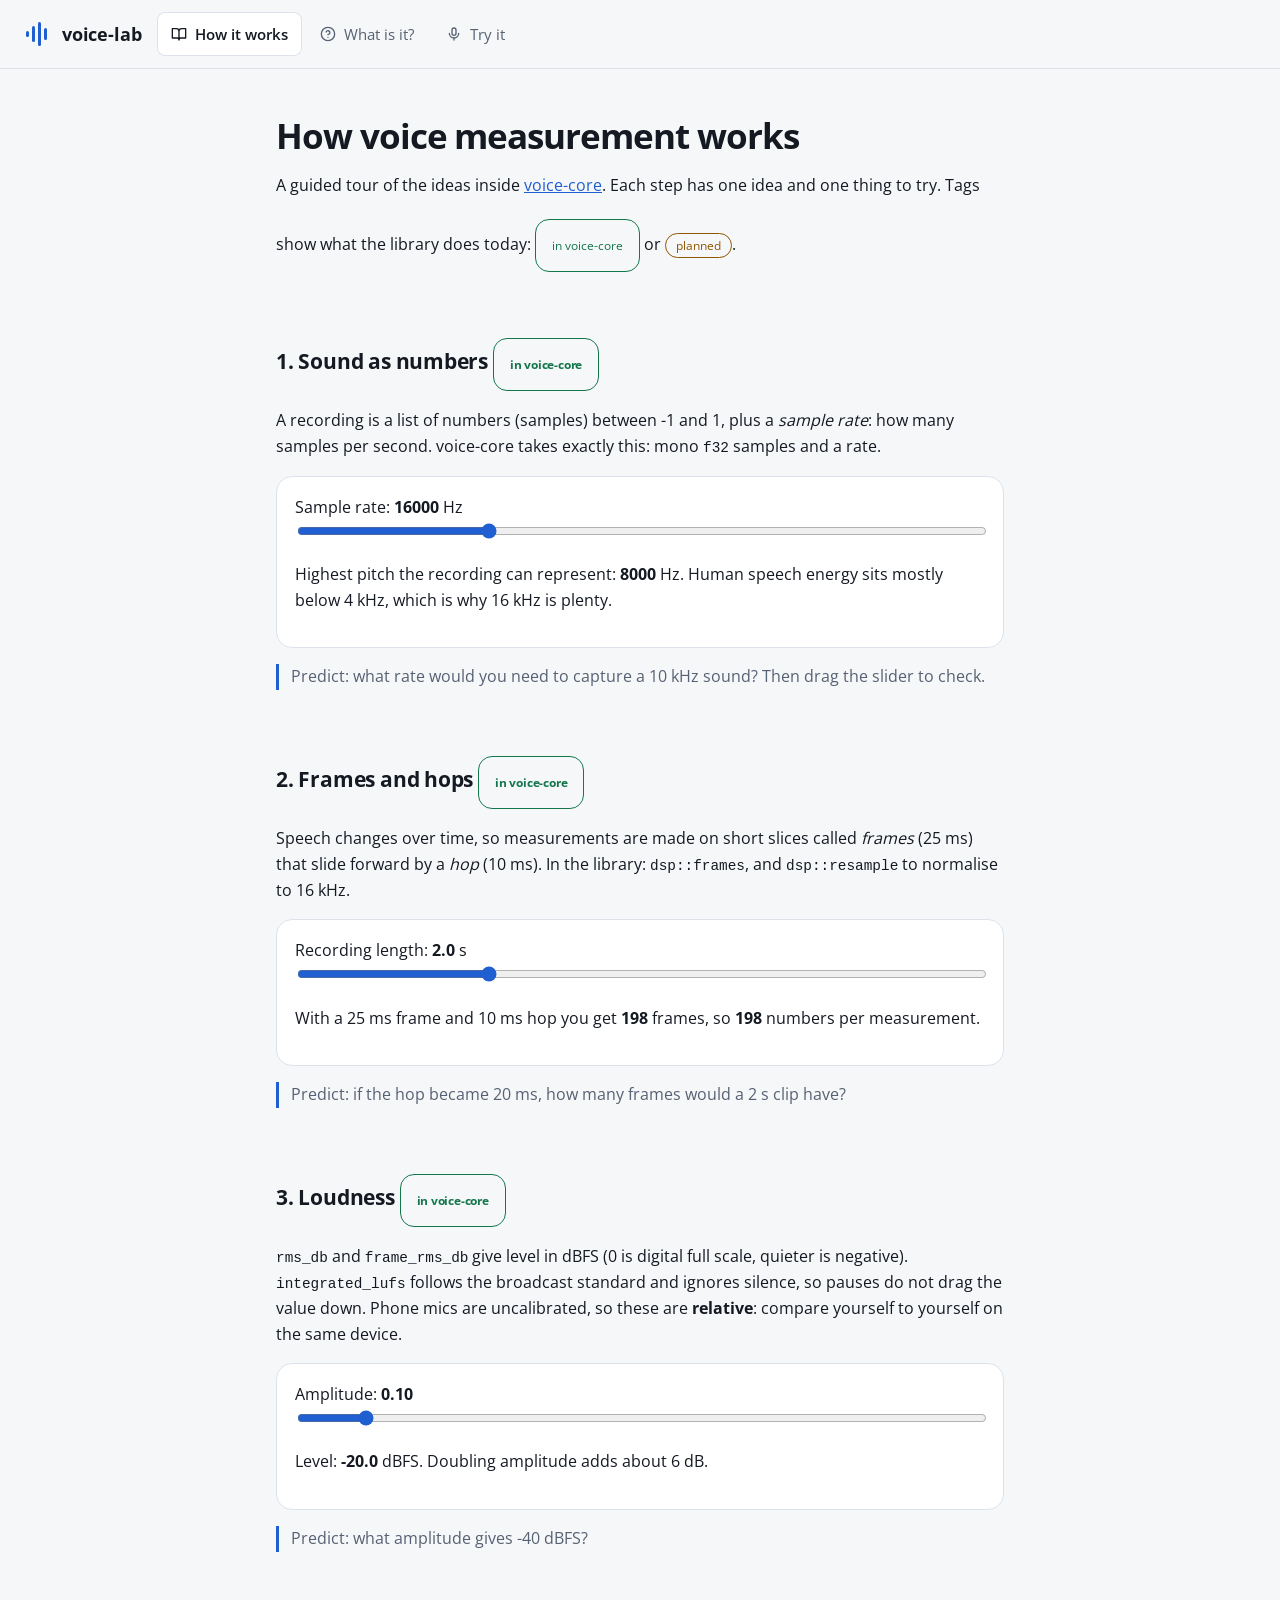
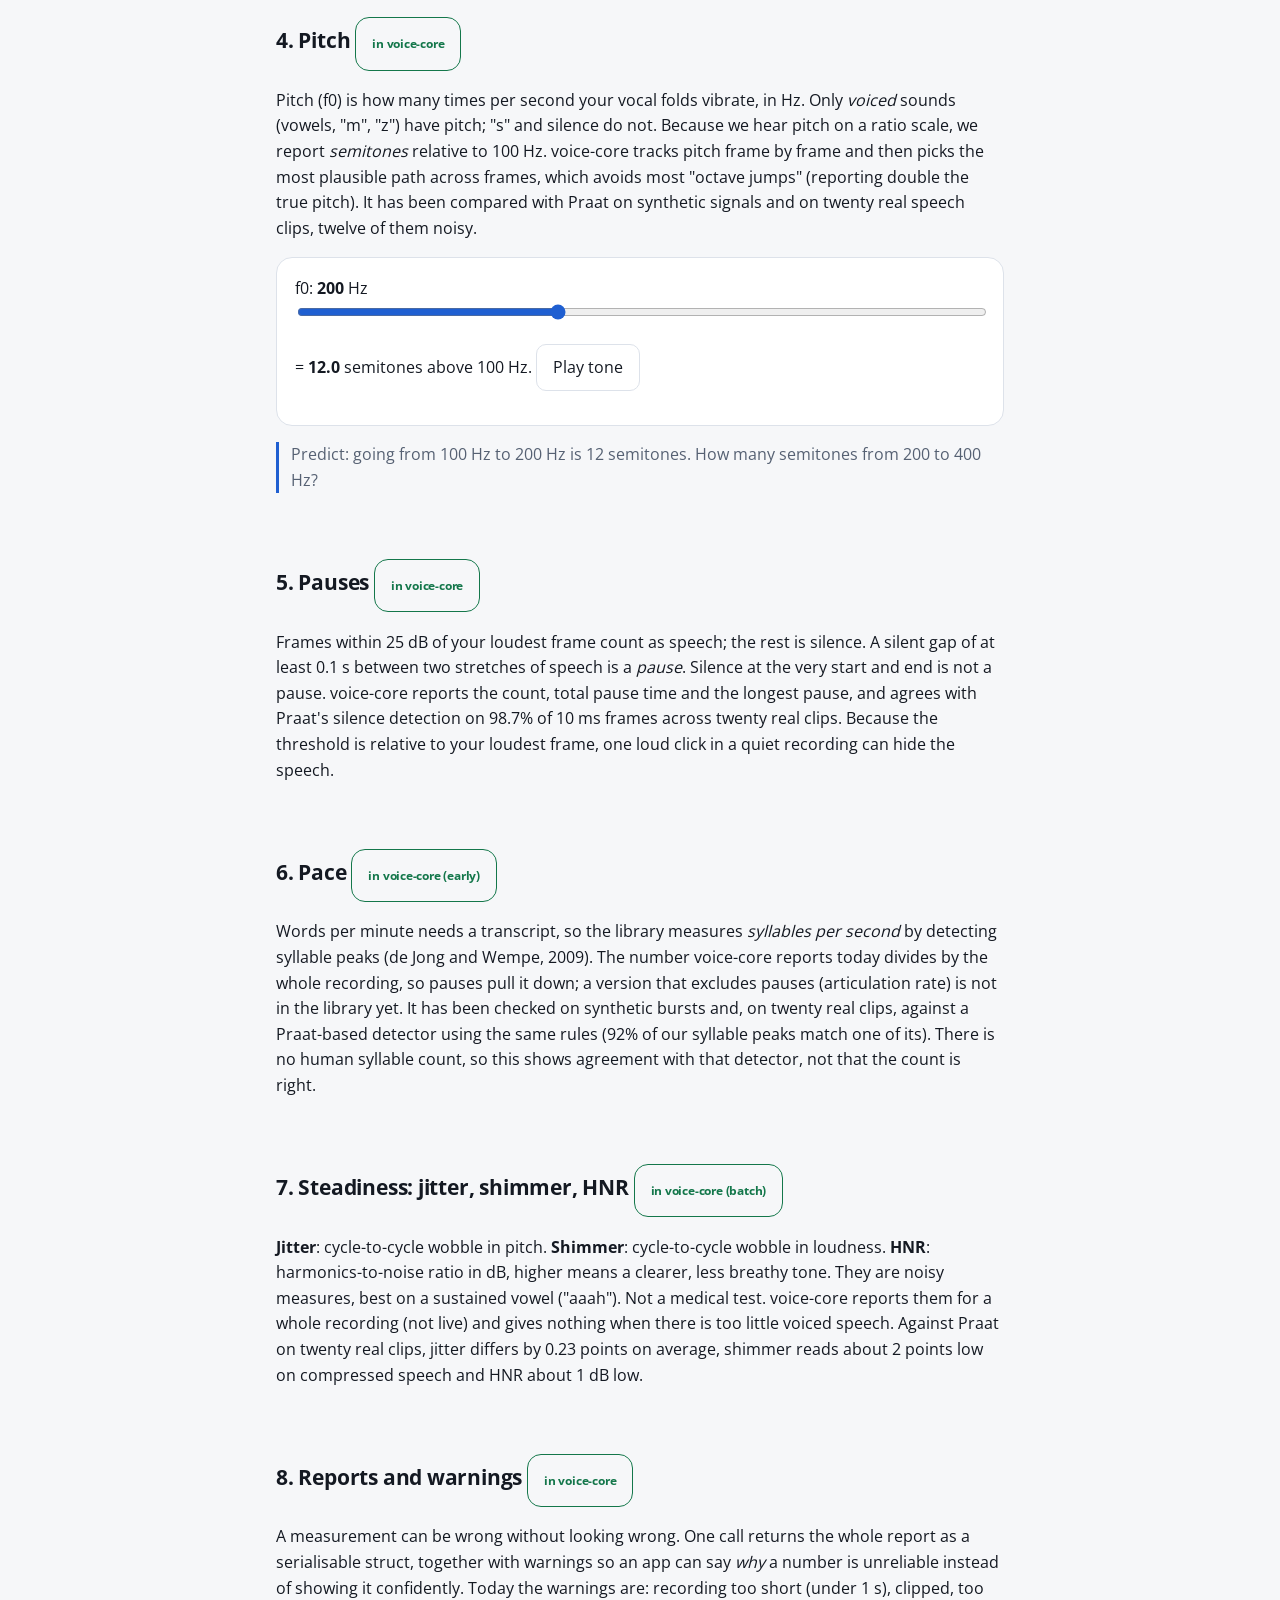
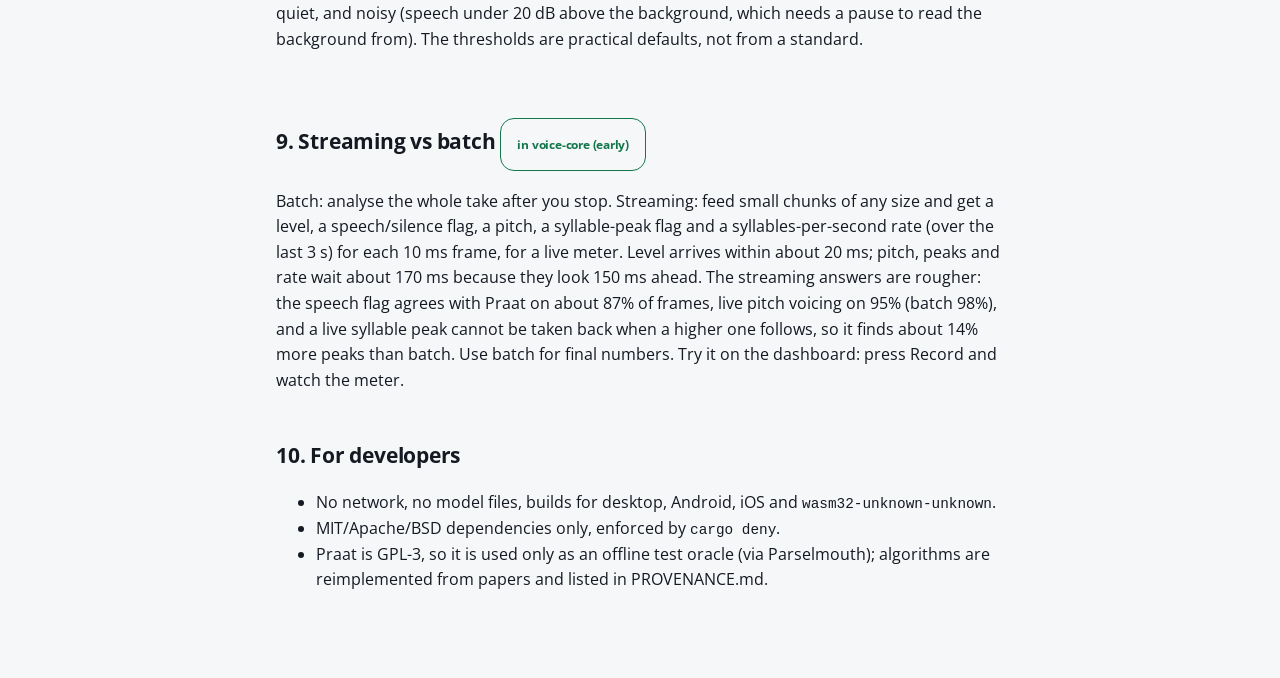
<file: index.html>
<!doctype html><html lang="en"><head><meta charset="utf-8"><meta name="viewport" content="width=device-width,initial-scale=1"><title>voice-lab: how it works</title><link rel="stylesheet" href="style.css?v=5"></head><body><header class="top"><a class="brand" href="index.html"><svg viewBox="0 0 28 28" width="28" height="28" aria-hidden="true"><rect x="2" y="11" width="3" height="6" rx="1.5"/><rect x="8" y="6" width="3" height="16" rx="1.5"/><rect x="14" y="2" width="3" height="24" rx="1.5"/><rect x="20" y="8" width="3" height="12" rx="1.5"/></svg>voice-lab</a><nav aria-label="Primary"><a href="index.html" aria-current="page"><svg class="i" viewBox="0 0 24 24" aria-hidden="true"><path d="M2 4h6a4 4 0 0 1 4 4v13a3 3 0 0 0-3-3H2zM22 4h-6a4 4 0 0 0-4 4v13a3 3 0 0 1 3-3h7z"/></svg>How it works</a><a href="pamphlet.html"><svg class="i" viewBox="0 0 24 24" aria-hidden="true"><circle cx="12" cy="12" r="10"/><path d="M9.1 9a3 3 0 0 1 5.8 1c0 2-3 3-3 3M12 17h.01"/></svg>What is it?</a><a href="dashboard.html"><svg class="i" viewBox="0 0 24 24" aria-hidden="true"><rect x="9" y="3" width="6" height="11" rx="3"/><path d="M5 11a7 7 0 0 0 14 0M12 18v3"/></svg>Try it</a></nav></header><main>
<h1>How voice measurement works</h1>
<p>A guided tour of the ideas inside <a href="https://github.com/aunai-org/voice-core">voice-core</a>. Each step has one idea and one thing to try. Tags show what the library does today: <span class="tag live">in voice-core</span> or <span class="tag soon">planned</span>.</p>

<h2>1. Sound as numbers <span class="tag live">in voice-core</span></h2>
<p>A recording is a list of numbers (samples) between -1 and 1, plus a <em>sample rate</em>: how many samples per second. voice-core takes exactly this: mono <code>f32</code> samples and a rate.</p>
<div class="card"><label>Sample rate: <b id="srv">16000</b> Hz<input id="sr" type="range" min="4000" max="48000" step="1000" value="16000"></label>
<p>Highest pitch the recording can represent: <b id="nyq">8000</b> Hz. Human speech energy sits mostly below 4 kHz, which is why 16 kHz is plenty.</p></div>
<p class="try">Predict: what rate would you need to capture a 10 kHz sound? Then drag the slider to check.</p>

<h2>2. Frames and hops <span class="tag live">in voice-core</span></h2>
<p>Speech changes over time, so measurements are made on short slices called <em>frames</em> (25 ms) that slide forward by a <em>hop</em> (10 ms). In the library: <code>dsp::frames</code>, and <code>dsp::resample</code> to normalise to 16 kHz.</p>
<div class="card"><label>Recording length: <b id="lenv">2.0</b> s<input id="len" type="range" min="5" max="60" value="20"></label>
<p>With a 25 ms frame and 10 ms hop you get <b id="nfr">198</b> frames, so <b id="nfr2">198</b> numbers per measurement.</p></div>
<p class="try">Predict: if the hop became 20 ms, how many frames would a 2 s clip have?</p>

<h2>3. Loudness <span class="tag live">in voice-core</span></h2>
<p><code>rms_db</code> and <code>frame_rms_db</code> give level in dBFS (0 is digital full scale, quieter is negative). <code>integrated_lufs</code> follows the broadcast standard and ignores silence, so pauses do not drag the value down. Phone mics are uncalibrated, so these are <strong>relative</strong>: compare yourself to yourself on the same device.</p>
<div class="card"><label>Amplitude: <b id="ampv">0.10</b><input id="amp" type="range" min="1" max="100" value="10"></label>
<p>Level: <b id="db">-20.0</b> dBFS. Doubling amplitude adds about 6 dB.</p></div>
<p class="try">Predict: what amplitude gives -40 dBFS?</p>

<h2>4. Pitch <span class="tag live">in voice-core</span></h2>
<p>Pitch (f0) is how many times per second your vocal folds vibrate, in Hz. Only <em>voiced</em> sounds (vowels, "m", "z") have pitch; "s" and silence do not. Because we hear pitch on a ratio scale, we report <em>semitones</em> relative to 100 Hz. voice-core tracks pitch frame by frame and then picks the most plausible path across frames, which avoids most "octave jumps" (reporting double the true pitch). It has been compared with Praat on synthetic signals and on twenty real speech clips, twelve of them noisy.</p>
<div class="card"><label>f0: <b id="f0v">200</b> Hz<input id="f0" type="range" min="80" max="400" value="200"></label>
<p>= <b id="st">12.0</b> semitones above 100 Hz. <button id="play">Play tone</button></p></div>
<p class="try">Predict: going from 100 Hz to 200 Hz is 12 semitones. How many semitones from 200 to 400 Hz?</p>

<h2>5. Pauses <span class="tag live">in voice-core</span></h2>
<p>Frames within 25 dB of your loudest frame count as speech; the rest is silence. A silent gap of at least 0.1 s between two stretches of speech is a <em>pause</em>. Silence at the very start and end is not a pause. voice-core reports the count, total pause time and the longest pause, and agrees with Praat's silence detection on 98.7% of 10 ms frames across twenty real clips. Because the threshold is relative to your loudest frame, one loud click in a quiet recording can hide the speech.</p>

<h2>6. Pace <span class="tag live">in voice-core (early)</span></h2>
<p>Words per minute needs a transcript, so the library measures <em>syllables per second</em> by detecting syllable peaks (de Jong and Wempe, 2009). The number voice-core reports today divides by the whole recording, so pauses pull it down; a version that excludes pauses (articulation rate) is not in the library yet. It has been checked on synthetic bursts and, on twenty real clips, against a Praat-based detector using the same rules (92% of our syllable peaks match one of its). There is no human syllable count, so this shows agreement with that detector, not that the count is right.</p>

<h2>7. Steadiness: jitter, shimmer, HNR <span class="tag live">in voice-core (batch)</span></h2>
<p><strong>Jitter</strong>: cycle-to-cycle wobble in pitch. <strong>Shimmer</strong>: cycle-to-cycle wobble in loudness. <strong>HNR</strong>: harmonics-to-noise ratio in dB, higher means a clearer, less breathy tone. They are noisy measures, best on a sustained vowel ("aaah"). Not a medical test. voice-core reports them for a whole recording (not live) and gives nothing when there is too little voiced speech. Against Praat on twenty real clips, jitter differs by 0.23 points on average, shimmer reads about 2 points low on compressed speech and HNR about 1 dB low.</p>

<h2>8. Reports and warnings <span class="tag live">in voice-core</span></h2>
<p>A measurement can be wrong without looking wrong. One call returns the whole report as a serialisable struct, together with warnings so an app can say <em>why</em> a number is unreliable instead of showing it confidently. Today the warnings are: recording too short (under 1 s), clipped, too quiet, and noisy (speech under 20 dB above the background, which needs a pause to read the background from). The thresholds are practical defaults, not from a standard.</p>

<h2>9. Streaming vs batch <span class="tag live">in voice-core (early)</span></h2>
<p>Batch: analyse the whole take after you stop. Streaming: feed small chunks of any size and get a level, a speech/silence flag, a pitch, a syllable-peak flag and a syllables-per-second rate (over the last 3 s) for each 10 ms frame, for a live meter. Level arrives within about 20 ms; pitch, peaks and rate wait about 170 ms because they look 150 ms ahead. The streaming answers are rougher: the speech flag agrees with Praat on about 87% of frames, live pitch voicing on 95% (batch 98%), and a live syllable peak cannot be taken back when a higher one follows, so it finds about 14% more peaks than batch. Use batch for final numbers. Try it on the dashboard: press Record and watch the meter.</p>

<h2>10. For developers</h2>
<ul><li>No network, no model files, builds for desktop, Android, iOS and <code>wasm32-unknown-unknown</code>.</li>
<li>MIT/Apache/BSD dependencies only, enforced by <code>cargo deny</code>.</li>
<li>Praat is GPL-3, so it is used only as an offline test oracle (via Parselmouth); algorithms are reimplemented from papers and listed in PROVENANCE.md.</li></ul>
</main>
<script>
const $=i=>document.getElementById(i);
$('sr').oninput=e=>{$('srv').textContent=e.target.value;$('nyq').textContent=e.target.value/2};
$('len').oninput=e=>{const s=e.target.value/10;$('lenv').textContent=s.toFixed(1);const n=Math.floor((s*1000-25)/10)+1;$('nfr').textContent=n;$('nfr2').textContent=n};
$('amp').oninput=e=>{const a=e.target.value/100;$('ampv').textContent=a.toFixed(2);$('db').textContent=(20*Math.log10(a)).toFixed(1)};
$('f0').oninput=e=>{const f=+e.target.value;$('f0v').textContent=f;$('st').textContent=(12*Math.log2(f/100)).toFixed(1)};
$('play').onclick=()=>{const c=new (window.AudioContext||webkitAudioContext)(),o=c.createOscillator(),g=c.createGain();o.frequency.value=+$('f0').value;g.gain.value=.1;o.connect(g).connect(c.destination);o.start();o.stop(c.currentTime+.8)};
</script></body></html>
</file>
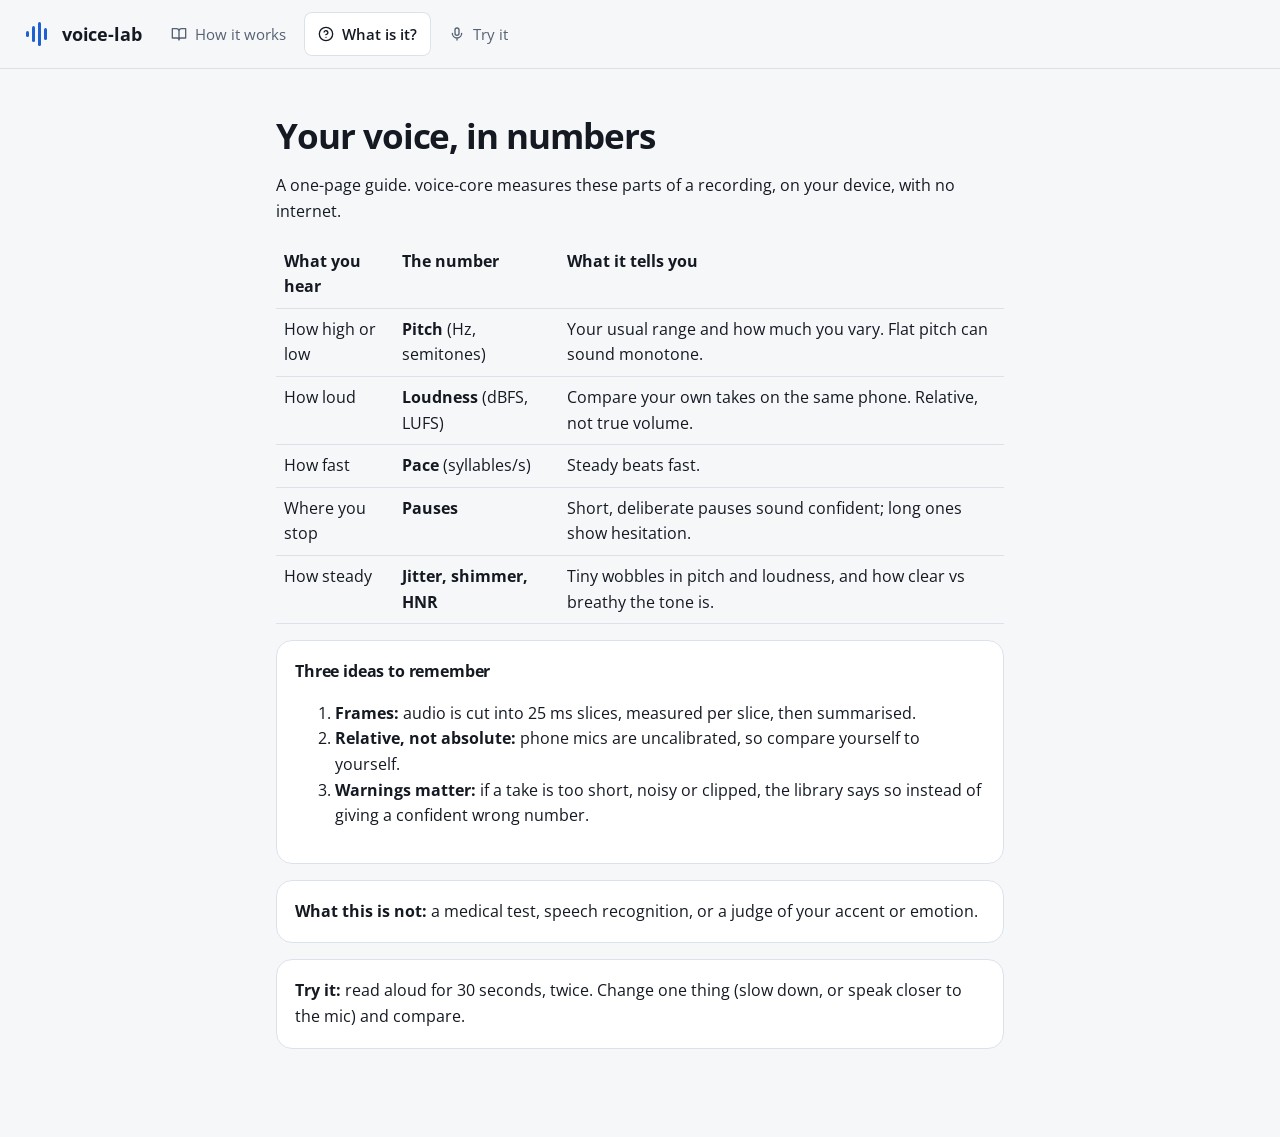
<file: pamphlet.html>
<!doctype html><html lang="en"><head><meta charset="utf-8"><meta name="viewport" content="width=device-width,initial-scale=1"><title>voice-lab: what is it?</title><link rel="stylesheet" href="style.css?v=5"></head><body><header class="top"><a class="brand" href="index.html"><svg viewBox="0 0 28 28" width="28" height="28" aria-hidden="true"><rect x="2" y="11" width="3" height="6" rx="1.5"/><rect x="8" y="6" width="3" height="16" rx="1.5"/><rect x="14" y="2" width="3" height="24" rx="1.5"/><rect x="20" y="8" width="3" height="12" rx="1.5"/></svg>voice-lab</a><nav aria-label="Primary"><a href="index.html"><svg class="i" viewBox="0 0 24 24" aria-hidden="true"><path d="M2 4h6a4 4 0 0 1 4 4v13a3 3 0 0 0-3-3H2zM22 4h-6a4 4 0 0 0-4 4v13a3 3 0 0 1 3-3h7z"/></svg>How it works</a><a href="pamphlet.html" aria-current="page"><svg class="i" viewBox="0 0 24 24" aria-hidden="true"><circle cx="12" cy="12" r="10"/><path d="M9.1 9a3 3 0 0 1 5.8 1c0 2-3 3-3 3M12 17h.01"/></svg>What is it?</a><a href="dashboard.html"><svg class="i" viewBox="0 0 24 24" aria-hidden="true"><rect x="9" y="3" width="6" height="11" rx="3"/><path d="M5 11a7 7 0 0 0 14 0M12 18v3"/></svg>Try it</a></nav></header><main>
<h1>Your voice, in numbers</h1><p>A one-page guide. voice-core measures these parts of a recording, on your device, with no internet.</p>
<table><tr><th>What you hear</th><th>The number</th><th>What it tells you</th></tr>
<tr><td>How high or low</td><td><b>Pitch</b> (Hz, semitones)</td><td>Your usual range and how much you vary. Flat pitch can sound monotone.</td></tr>
<tr><td>How loud</td><td><b>Loudness</b> (dBFS, LUFS)</td><td>Compare your own takes on the same phone. Relative, not true volume.</td></tr>
<tr><td>How fast</td><td><b>Pace</b> (syllables/s)</td><td>Steady beats fast.</td></tr>
<tr><td>Where you stop</td><td><b>Pauses</b></td><td>Short, deliberate pauses sound confident; long ones show hesitation.</td></tr>
<tr><td>How steady</td><td><b>Jitter, shimmer, HNR</b></td><td>Tiny wobbles in pitch and loudness, and how clear vs breathy the tone is.</td></tr></table>
<div class="card"><h2 style="margin-top:0">Three ideas to remember</h2><ol><li><b>Frames:</b> audio is cut into 25 ms slices, measured per slice, then summarised.</li><li><b>Relative, not absolute:</b> phone mics are uncalibrated, so compare yourself to yourself.</li><li><b>Warnings matter:</b> if a take is too short, noisy or clipped, the library says so instead of giving a confident wrong number.</li></ol></div>
<div class="card"><b>What this is not:</b> a medical test, speech recognition, or a judge of your accent or emotion.</div>
<div class="card"><b>Try it:</b> read aloud for 30 seconds, twice. Change one thing (slow down, or speak closer to the mic) and compare.</div>
</main></body></html>
</file>
<file: style.css>
@font-face{font-family:"Open Sans";font-weight:400;font-display:swap;src:url(fonts/open-sans-400.woff2) format("woff2")}
@font-face{font-family:"Open Sans";font-weight:500;font-display:swap;src:url(fonts/open-sans-500.woff2) format("woff2")}
@font-face{font-family:"Open Sans";font-weight:600;font-display:swap;src:url(fonts/open-sans-600.woff2) format("woff2")}
@font-face{font-family:"Open Sans";font-weight:700;font-display:swap;src:url(fonts/open-sans-700.woff2) format("woff2")}
:root{color-scheme:dark;--bg:#0a0d12;--fg:#e8edf4;--mut:#9aa6b8;--card:#11161e;--line:#1e2632;--acc:#6aa3ff;--ok:#4cc58a;--warn:#e0a040;--rec:#c93a3f;--on-acc:#06101f;--ink:#0a0d12}
@media(prefers-color-scheme:light){:root{color-scheme:light;--bg:#f6f7f9;--fg:#141922;--mut:#566173;--card:#fff;--line:#dde2ea;--acc:#1f5fd1;--ok:#14774b;--warn:#8f5700;--rec:#c93a3f;--on-acc:#fff;--ink:#fff}}
audio{width:100%;display:block}
*{box-sizing:border-box}
body{margin:0;background:var(--bg);color:var(--fg);font:16px/1.6 "Open Sans",system-ui,-apple-system,"Segoe UI",sans-serif}
main{max-width:760px;margin:0 auto;padding:32px 16px 72px}
a{color:var(--acc)}
:focus-visible{outline:2px solid var(--acc);outline-offset:2px}

nav{display:flex;gap:4px;flex-wrap:wrap;padding:12px 16px;border-bottom:1px solid var(--line)}
nav a{display:inline-flex;align-items:center;gap:8px;padding:10px 14px;border-radius:8px;color:var(--mut);text-decoration:none;font-size:.95rem}
nav a:hover{color:var(--fg)}
nav a[aria-current=page]{background:var(--card);color:var(--fg);font-weight:600;box-shadow:inset 0 0 0 1px var(--line)}
.i{width:1em;height:1em;flex:none;fill:none;stroke:currentColor;stroke-width:2;stroke-linecap:round;stroke-linejoin:round}
nav .i{width:16px;height:16px}

h1{font-size:2.2rem;line-height:1.15;letter-spacing:-.03em;margin:.4em 0 .5em}
h2{margin-top:2.2em;font-size:1.3rem;letter-spacing:-.01em}
.card{background:var(--card);border:1px solid var(--line);border-radius:16px;padding:18px;margin:16px 0}
.tag{display:inline-block;font-size:.75rem;padding:2px 10px;border-radius:99px;border:1px solid var(--line);color:var(--mut)}
.tag.live{color:var(--ok);border-color:var(--ok)}.tag.soon{color:var(--warn);border-color:var(--warn)}
.try{border-left:3px solid var(--acc);padding-left:12px;color:var(--mut)}
input[type=range]{width:100%;accent-color:var(--acc)}
code{font-family:ui-monospace,"SF Mono",Menlo,Consolas,monospace;font-size:.9em}

button{font:inherit;padding:10px 16px;border-radius:10px;border:1px solid var(--line);background:var(--card);color:var(--fg);cursor:pointer;display:inline-flex;align-items:center;justify-content:center;gap:10px}
button:disabled{opacity:.45;cursor:not-allowed}
button.primary{background:var(--acc);color:var(--on-acc);border-color:var(--acc);font-weight:600;min-height:52px;min-width:150px;padding:0 24px;border-radius:26px;font-size:1.05rem}
button.primary.recording{background:var(--rec);border-color:var(--rec);color:#fff;animation:rec-pulse 1.2s ease-out infinite}
@keyframes rec-pulse{0%{box-shadow:0 0 0 0 rgba(229,72,77,.55)}100%{box-shadow:0 0 0 16px rgba(229,72,77,0)}}
@media(prefers-reduced-motion:reduce){button.primary.recording{animation:none}}
.upload{display:inline-flex;align-items:center;gap:10px;min-height:52px;padding:0 20px;border-radius:26px;border:1px dashed var(--mut);cursor:pointer}
.upload input{max-width:210px}
.upload:has(input:disabled){opacity:.45}

canvas{width:100%;height:140px;background:var(--card);border:1px solid var(--line);border-radius:12px;display:block}
canvas.wave{height:72px;background:transparent;border:0}
table{border-collapse:collapse;width:100%}td,th{border-bottom:1px solid var(--line);padding:8px;text-align:left;vertical-align:top}

.tiles{display:grid;grid-template-columns:repeat(auto-fit,minmax(170px,1fr));gap:12px}
.tile{background:var(--card);border:1px solid var(--line);border-radius:14px;padding:14px 16px}
.tile small{display:flex;align-items:center;gap:8px;color:var(--mut);font-size:.8rem}
.tile small .i{width:16px;height:16px;color:var(--acc)}
.tile b{display:block;font:500 1.7rem/1.3 "Open Sans",system-ui,sans-serif;font-variant-numeric:tabular-nums;margin-top:4px}
.tile.off{opacity:.55}

#live{border-radius:16px}

@media print{header.top,.noprint{display:none}body{background:#fff;color:#000}.card{break-inside:avoid}}

/* header */
header.top{display:flex;flex-wrap:wrap;align-items:center;gap:8px 16px;padding:12px 24px;border-bottom:1px solid var(--line)}
header.top nav{border:0;padding:0;flex:1}
.brand{display:inline-flex;align-items:center;gap:10px;font-weight:700;font-size:1.1rem;letter-spacing:-.01em;color:var(--fg);text-decoration:none}
.brand svg{fill:var(--acc)}
header.top .tag{font-family:"Open Sans",system-ui,sans-serif;font-variant-numeric:tabular-nums}

/* dashboard layout */
main.wide{max-width:1040px;padding:32px 24px 72px}
.hl{color:var(--acc)}
.lead{max-width:680px;color:var(--mut);margin:0 0 24px}
details.card summary{cursor:pointer;color:var(--mut)}
details.card[open] summary{margin-bottom:8px}
.rec-card{padding:24px;border-radius:20px}
.controls{display:flex;flex-wrap:wrap;align-items:center;gap:12px 16px;margin:0}
.live{margin-top:20px;padding:16px;border-radius:14px;background:var(--bg);border:1px solid var(--line)}
.live p{margin:8px 0 0;font-family:"Open Sans",system-ui,sans-serif;font-variant-numeric:tabular-nums;font-size:.85rem;color:var(--mut)}
.live p.try{font-family:inherit}
.live b{color:var(--fg)}
.tiles{margin:20px 0}
.tiles.idle .tile{opacity:.45}
#warn{margin:0 0 20px;padding:12px 16px;border:1px solid var(--warn);border-radius:12px;color:var(--warn)}
#warn:empty{display:none}
.charts{display:grid;grid-template-columns:repeat(auto-fit,minmax(340px,1fr));gap:20px;margin-bottom:20px}
.charts .card{margin:0}
.card h2{margin:0 0 12px;font-size:1rem;display:flex;align-items:center;gap:8px}
.card h2 small{font:400 .75rem "Open Sans",system-ui,sans-serif;font-variant-numeric:tabular-nums;color:var(--mut)}
.card h2 .i{width:18px;height:18px;color:var(--acc)}
.card h2 .i.ok{color:var(--ok)}
.charts canvas{border:0;background:transparent}
</file>
